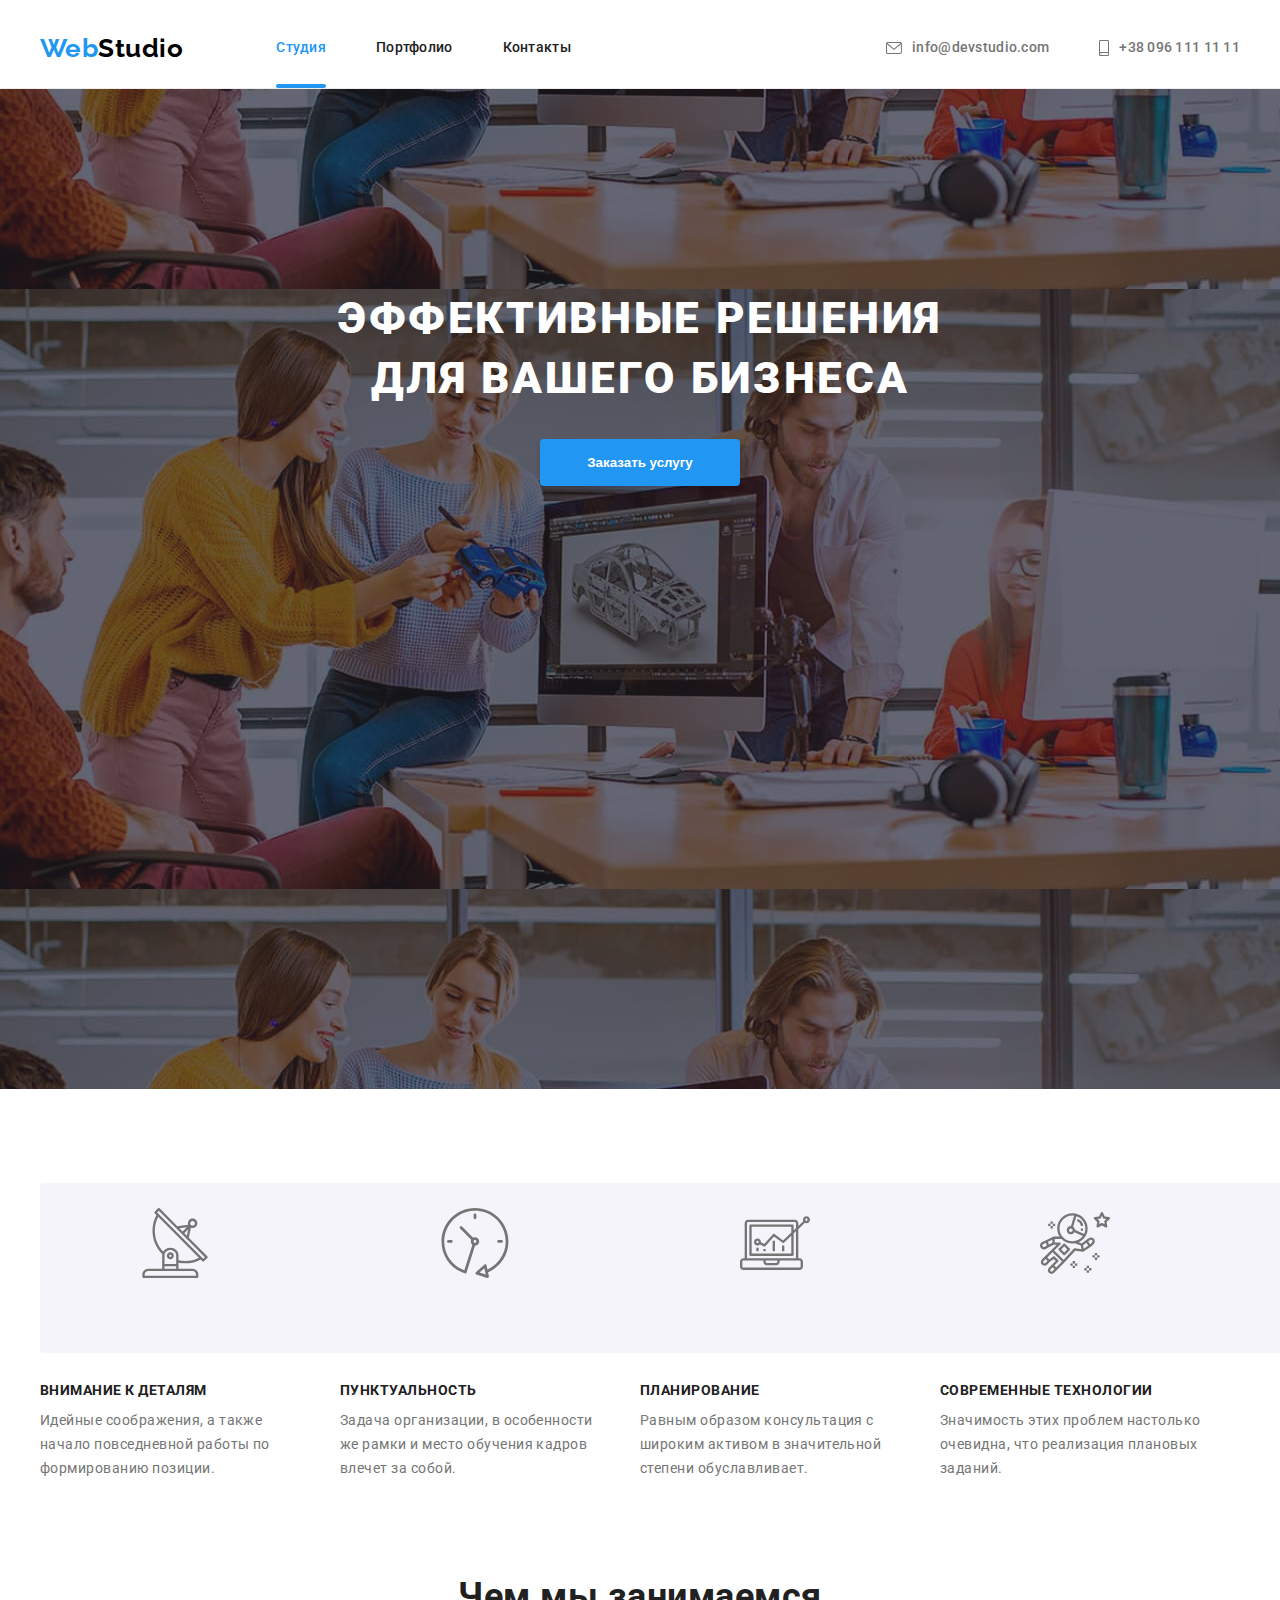
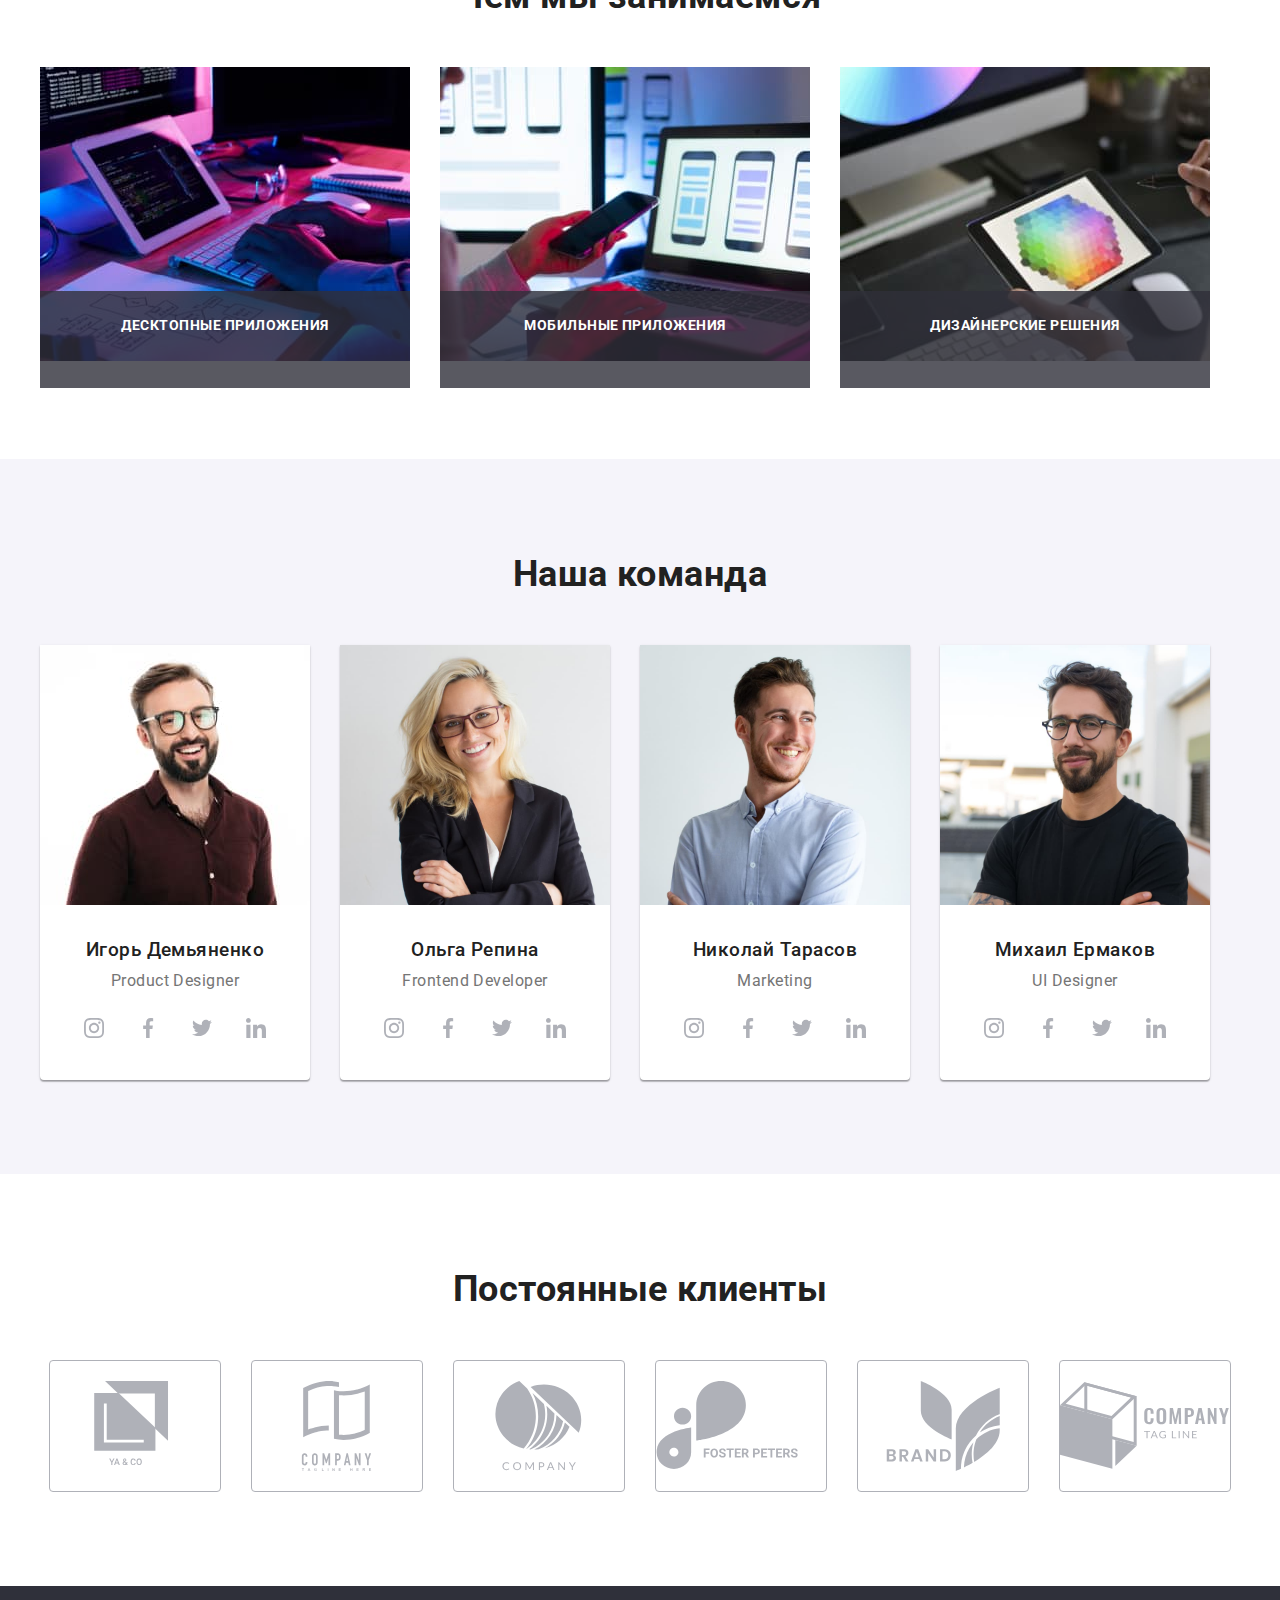
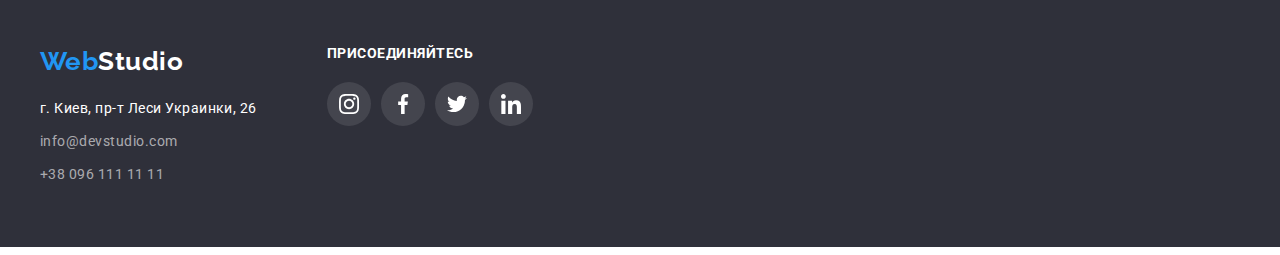
<file: index.html>
<!DOCTYPE html>
<html lang="ru">
  <head>
    <meta charset="UTF-8" />
    <meta name="viewport" content="width=device-width, initial-scale=1.0" />
    <title>GoIt first homework</title>
    <link
      rel="stylesheet"
      href="https://cdnjs.cloudflare.com/ajax/libs/modern-normalize/1.0.0/modern-normalize.css"
      integrity="sha512-Zx6MlUMKSVJoQ+83OwhdILe8cSEsCzfqThJd7J/VA2UrK6Ctj85p+xzqfyuNXE5B1k25uUdmJ2OzItbBy9GHAQ=="
      crossorigin="anonymous"
    />
    <link rel="preconnect" href="https://fonts.gstatic.com" />
    <link
      rel="stylesheet"
      href="https://fonts.googleapis.com/css2?family=Raleway:wght@100;400;700&display=swap"
    />
    <link
      rel="stylesheet"
      href="https://fonts.googleapis.com/css2?family=Roboto:wght@400;500;700;900&display=swap"
    />
    <link rel="stylesheet" href="./css/styles.css" />
  </head>

  <body>
    <!-- Шапка сайта -->
    <header class="header">
      <div class="container">
        <nav class="header-nav">
          <a href="./index.html">
            <span class="logo-text logo-header-web">Web</span
            ><span class="logo-text logo-header-studio">Studio</span>
          </a>

          <ul class="header-list">
            <li class="header-item">
              <a
                class="current-link header-text header-nav-link"
                href="./index.html"
                >Студия</a
              >
            </li>
            <li class="header-item">
              <a class="header-text header-nav-link" href="./portfolio.html"
                >Портфолио</a
              >
            </li>
            <li class="header-item">
              <a class="header-text header-nav-link" href="#">Контакты</a>
            </li>
          </ul>
        </nav>

        <ul class="header-text header-contacts">
          <li class="contacts-item">
            <a
              class="header-text header-contacts-mail"
              href="mailto:info@devstudio.com"
            >
              <svg class="contacts-icon-envelope contacts-icon">
                <use href="./icons/symbol-defs.svg#icon-envelope"></use></svg
              >info@devstudio.com</a
            >
          </li>
          <li class="contacts-item">
            <a class="header-text header-contacts-tel" href="tel:+380961111111">
              <svg class="contacts-icon-smartphone contacts-icon">
                <use href="./icons/symbol-defs.svg#icon-smartphone"></use></svg
              >+38 096 111 11 11</a
            >
          </li>
        </ul>
      </div>
    </header>
    <!-- /Шапка сайта -->

    <!-- Главниый раздел -->
    <main class="main">
      <!-- Секция "Герой" -->

      <section class="hero">
        <div class="overlay">
          <h1 class="hero-caption">Эффективные решения для вашего бизнеса</h1>
          <button class="hero-button" data-modal-open type="button">
            Заказать услугу
          </button>
        </div>
      </section>
      <!-- /Секция "Герой" -->

      <!-- Раздел "Особенности" -->
      <section class="features">
        <div class="container">
          <h2 class="visually-hiden">Почему мы?</h2>
          <ul class="features-list">
            <li class="features-item">
              <div class="features-img">
                <svg class="features-icon">
                  <use href="./icons/symbol-defs.svg#icon-antenna"></use>
                </svg>
              </div>
              <h3 class="features-caption">Внимание к деталям</h3>
              <p class="features-text">
                Идейные соображения, а также начало повседневной работы по
                формированию позиции.
              </p>
            </li>
            <li class="features-item">
              <div class="features-img">
                <svg class="features-icon">
                  <use href="./icons/symbol-defs.svg#icon-clock"></use>
                </svg>
              </div>
              <h3 class="features-caption">Пунктуальность</h3>
              <p class="features-text">
                Задача организации, в особенности же рамки и место обучения
                кадров влечет за собой.
              </p>
            </li>
            <li class="features-item">
              <div class="features-img">
                <svg class="features-icon">
                  <use href="./icons/symbol-defs.svg#icon-diagram"></use>
                </svg>
              </div>
              <h3 class="features-caption">Планирование</h3>
              <p class="features-text">
                Равным образом консультация с широким активом в значительной
                степени обуславливает.
              </p>
            </li>
            <li class="features-item">
              <div class="features-img">
                <svg class="features-icon">
                  <use href="./icons/symbol-defs.svg#icon-astronaut"></use>
                </svg>
              </div>
              <h3 class="features-caption">Современные технологии</h3>
              <p class="features-text">
                Значимость этих проблем настолько очевидна, что реализация
                плановых заданий.
              </p>
            </li>
          </ul>
        </div>
      </section>
      <!-- /Раздел "Особенности" -->

      <!-- Раздел "Чем мы занимаемся" -->
      <section class="occupation">
        <div class="container">
          <h2 class="occupation-caption">Чем мы занимаемся</h2>
          <ul class="occupation-list">
            <li class="occupation-item">
              <img
                class="occupation-img"
                src="./images/png1.jpg"
                alt="крупный план, программист работает за столом в офисе"
                width="370"
              />
              <p class="occupation-text">Десктопные приложения</p>
            </li>
            <li class="occupation-item">
              <img
                class="occupation-img"
                src="./images/png2.jpg"
                alt="веб-дизайнеры пользовательского интерфейса разрабатывают приложения для смартфонов"
                width="370"
              />
              <p class="occupation-text">Мобильные приложения</p>
            </li>
            <li class="occupation-item">
              <img
                class="occupation-img"
                src="./images/png3.jpg"
                alt="художник, веб-дизайнер с открытым приложением на планшете для выбора цветов"
                width="370"
              />
              <p class="occupation-text">Дизайнерские решения</p>
            </li>
          </ul>
        </div>
      </section>
      <!-- /Раздел "Чем мы занимаемся" -->

      <!-- Раздел "Наша команда" -->
      <section class="team">
        <div class="container">
          <h2 class="team-caption">Наша команда</h2>
          <ul class="team-list">
            <li class="team-item">
              <img
                class="item-img"
                src="./images/img1.jpg"
                alt="Игорь Демьяненко"
                width="270"
              />
              <h3 class="item-caption">Игорь Демьяненко</h3>
              <p class="item-text">Product Designer</p>
              <ul class="team-social-list">
                <li class="team-social-item">
                  <a class="team-social-link" href="#"
                    ><svg class="social-icon">
                      <use
                        href="./icons/symbol-defs.svg#icon-instagram"
                      ></use></svg
                  ></a>
                </li>
                <li class="team-social-item">
                  <a class="team-social-link" href="#"
                    ><svg class="social-icon">
                      <use
                        href="./icons/symbol-defs.svg#icon-facebook"
                      ></use></svg
                  ></a>
                </li>
                <li class="team-social-item">
                  <a class="team-social-link" href="#"
                    ><svg class="social-icon">
                      <use
                        href="./icons/symbol-defs.svg#icon-twitter"
                      ></use></svg
                  ></a>
                </li>
                <li class="team-social-item">
                  <a class="team-social-link" href="#"
                    ><svg class="social-icon">
                      <use
                        href="./icons/symbol-defs.svg#icon-linkedin"
                      ></use></svg
                  ></a>
                </li>
              </ul>
            </li>

            <li class="team-item">
              <img
                class="item-img"
                src="./images/img2.jpg"
                alt="Ольга Репина"
                width="270"
              />
              <h3 class="item-caption">Ольга Репина</h3>
              <p class="item-text">Frontend Developer</p>
              <ul class="team-social-list">
                <li class="team-social-item">
                  <a class="team-social-link" href="#"
                    ><svg class="social-icon">
                      <use
                        href="./icons/symbol-defs.svg#icon-instagram"
                      ></use></svg
                  ></a>
                </li>
                <li class="team-social-item">
                  <a class="team-social-link" href="#"
                    ><svg class="social-icon">
                      <use
                        href="./icons/symbol-defs.svg#icon-facebook"
                      ></use></svg
                  ></a>
                </li>
                <li class="team-social-item">
                  <a class="team-social-link" href="#"
                    ><svg class="social-icon">
                      <use
                        href="./icons/symbol-defs.svg#icon-twitter"
                      ></use></svg
                  ></a>
                </li>
                <li class="team-social-item">
                  <a class="team-social-link" href="#"
                    ><svg class="social-icon">
                      <use
                        href="./icons/symbol-defs.svg#icon-linkedin"
                      ></use></svg
                  ></a>
                </li>
              </ul>
            </li>
            <li class="team-item">
              <img
                class="item-img"
                src="./images/img3.jpg"
                alt="Николай Тарасов"
                width="270"
              />
              <h3 class="item-caption">Николай Тарасов</h3>
              <p class="item-text">Marketing</p>
              <ul class="team-social-list">
                <li class="team-social-item">
                  <a class="team-social-link" href="#"
                    ><svg class="social-icon">
                      <use
                        href="./icons/symbol-defs.svg#icon-instagram"
                      ></use></svg
                  ></a>
                </li>
                <li class="team-social-item">
                  <a class="team-social-link" href="#"
                    ><svg class="social-icon">
                      <use
                        href="./icons/symbol-defs.svg#icon-facebook"
                      ></use></svg
                  ></a>
                </li>
                <li class="team-social-item">
                  <a class="team-social-link" href="#"
                    ><svg class="social-icon">
                      <use
                        href="./icons/symbol-defs.svg#icon-twitter"
                      ></use></svg
                  ></a>
                </li>
                <li class="team-social-item">
                  <a class="team-social-link" href="#"
                    ><svg class="social-icon">
                      <use
                        href="./icons/symbol-defs.svg#icon-linkedin"
                      ></use></svg
                  ></a>
                </li>
              </ul>
            </li>
            <li class="team-item">
              <img
                class="item-img"
                src="./images/img4.jpg"
                alt="Михаил Ермаков"
                width="270"
              />
              <h3 class="item-caption">Михаил Ермаков</h3>
              <p class="item-text">UI Designer</p>
              <ul class="team-social-list">
                <li class="team-social-item">
                  <a class="team-social-link" href="#"
                    ><svg class="social-icon">
                      <use
                        href="./icons/symbol-defs.svg#icon-instagram"
                      ></use></svg
                  ></a>
                </li>
                <li class="team-social-item">
                  <a class="team-social-link" href="#"
                    ><svg class="social-icon">
                      <use
                        href="./icons/symbol-defs.svg#icon-facebook"
                      ></use></svg
                  ></a>
                </li>
                <li class="team-social-item">
                  <a class="team-social-link" href="#"
                    ><svg class="social-icon">
                      <use
                        href="./icons/symbol-defs.svg#icon-twitter"
                      ></use></svg
                  ></a>
                </li>
                <li class="team-social-item">
                  <a class="team-social-link" href="#"
                    ><svg class="social-icon">
                      <use
                        href="./icons/symbol-defs.svg#icon-linkedin"
                      ></use></svg
                  ></a>
                </li>
              </ul>
            </li>
          </ul>
        </div>
      </section>
      <!-- /Раздел "Наша команда" -->

      <!-- Раздел "Постоянные клиенты" -->
      <section class="customers">
        <div class="container">
          <h2 class="customers-caption">Постоянные клиенты</h2>
          <ul class="customers-list">
            <li class="customers-item">
              <a class="customers-link" href="#"
                ><svg class="customers-icon">
                  <use href="./icons/symbol-defs.svg#icon-yaco"></use></svg
              ></a>
            </li>
            <li class="customers-item">
              <a class="customers-link" href="#"
                ><svg class="customers-icon">
                  <use href="./icons/symbol-defs.svg#icon-tagline"></use></svg
              ></a>
            </li>
            <li class="customers-item">
              <a class="customers-link" href="#"
                ><svg class="customers-icon">
                  <use href="./icons/symbol-defs.svg#icon-company"></use></svg
              ></a>
            </li>
            <li class="customers-item">
              <a class="customers-link" href="#"
                ><svg class="customers-icon">
                  <use href="./icons/symbol-defs.svg#icon-foster"></use></svg
              ></a>
            </li>
            <li class="customers-item">
              <a class="customers-link" href="#"
                ><svg class="customers-icon">
                  <use href="./icons/symbol-defs.svg#icon-brand"></use></svg
              ></a>
            </li>
            <li class="customers-item">
              <a class="customers-link" href="#"
                ><svg class="customers-icon">
                  <use href="./icons/symbol-defs.svg#icon-tag"></use></svg
              ></a>
            </li>
          </ul>
        </div>
      </section>
      <!-- /Раздел "Постоянные клиенты" -->
    </main>
    <!-- /Главниый раздел -->

    <!-- Подвал этой страницы -->
    <footer class="footer">
      <div class="container">
        <div class="footer-align">
          <div class="logo-address">
            <a class="logo" href="./index.html">
              <span class="logo-text logo-footer-web">Web</span
              ><span class="logo-text logo-footer-studio">Studio</span>
            </a>
            <address class="footer-address">
              <ul class="footer-list">
                <li class="footer-item">
                  <p class="footer-text footer-address-item">
                    г. Киев, пр-т Леси Украинки, 26
                  </p>
                </li>
                <li class="footer-item">
                  <a
                    class="footer-text footer-contacts-mail"
                    href="mailto:info@devstudio.com"
                  >
                    info@devstudio.com
                  </a>
                </li>
                <li class="footer-item">
                  <a
                    class="footer-text footer-contacts-tel"
                    href="tel:+380961111111"
                  >
                    +38 096 111 11 11
                  </a>
                </li>
              </ul>
            </address>
          </div>
          <div class="social">
            <p class="social-caption">присоединяйтесь</p>
            <ul class="social-list">
              <li class="social-item">
                <a class="social-link" href="#"
                  ><svg class="social-icon">
                    <use
                      href="./icons/symbol-defs.svg#icon-instagram"
                    ></use></svg
                ></a>
              </li>
              <li class="social-item">
                <a class="social-link" href="#"
                  ><svg class="social-icon">
                    <use
                      href="./icons/symbol-defs.svg#icon-facebook"
                    ></use></svg
                ></a>
              </li>
              <li class="social-item">
                <a class="social-link" href="#"
                  ><svg class="social-icon">
                    <use href="./icons/symbol-defs.svg#icon-twitter"></use></svg
                ></a>
              </li>
              <li class="social-item">
                <a class="social-link" href="#"
                  ><svg class="social-icon">
                    <use
                      href="./icons/symbol-defs.svg#icon-linkedin"
                    ></use></svg
                ></a>
              </li>
            </ul>
          </div>
        </div>
      </div>
    </footer>
    <!-- /Подвал этой страницы -->

    <!-- Модальное окно -->
    <div class="backdrop is-hidden" data-modal>
      <div class="modal">
        <button class="modal-close-button" data-modal-close>
          <svg class="modal-icon-close">
            <use href="./icons/symbol-defs.svg#icon-close"></use>
          </svg>
        </button>
      </div>
    </div>
    <!-- /Модальное окно -->
    <script src="./js/modal.js"></script>
  </body>
</html>
</file>
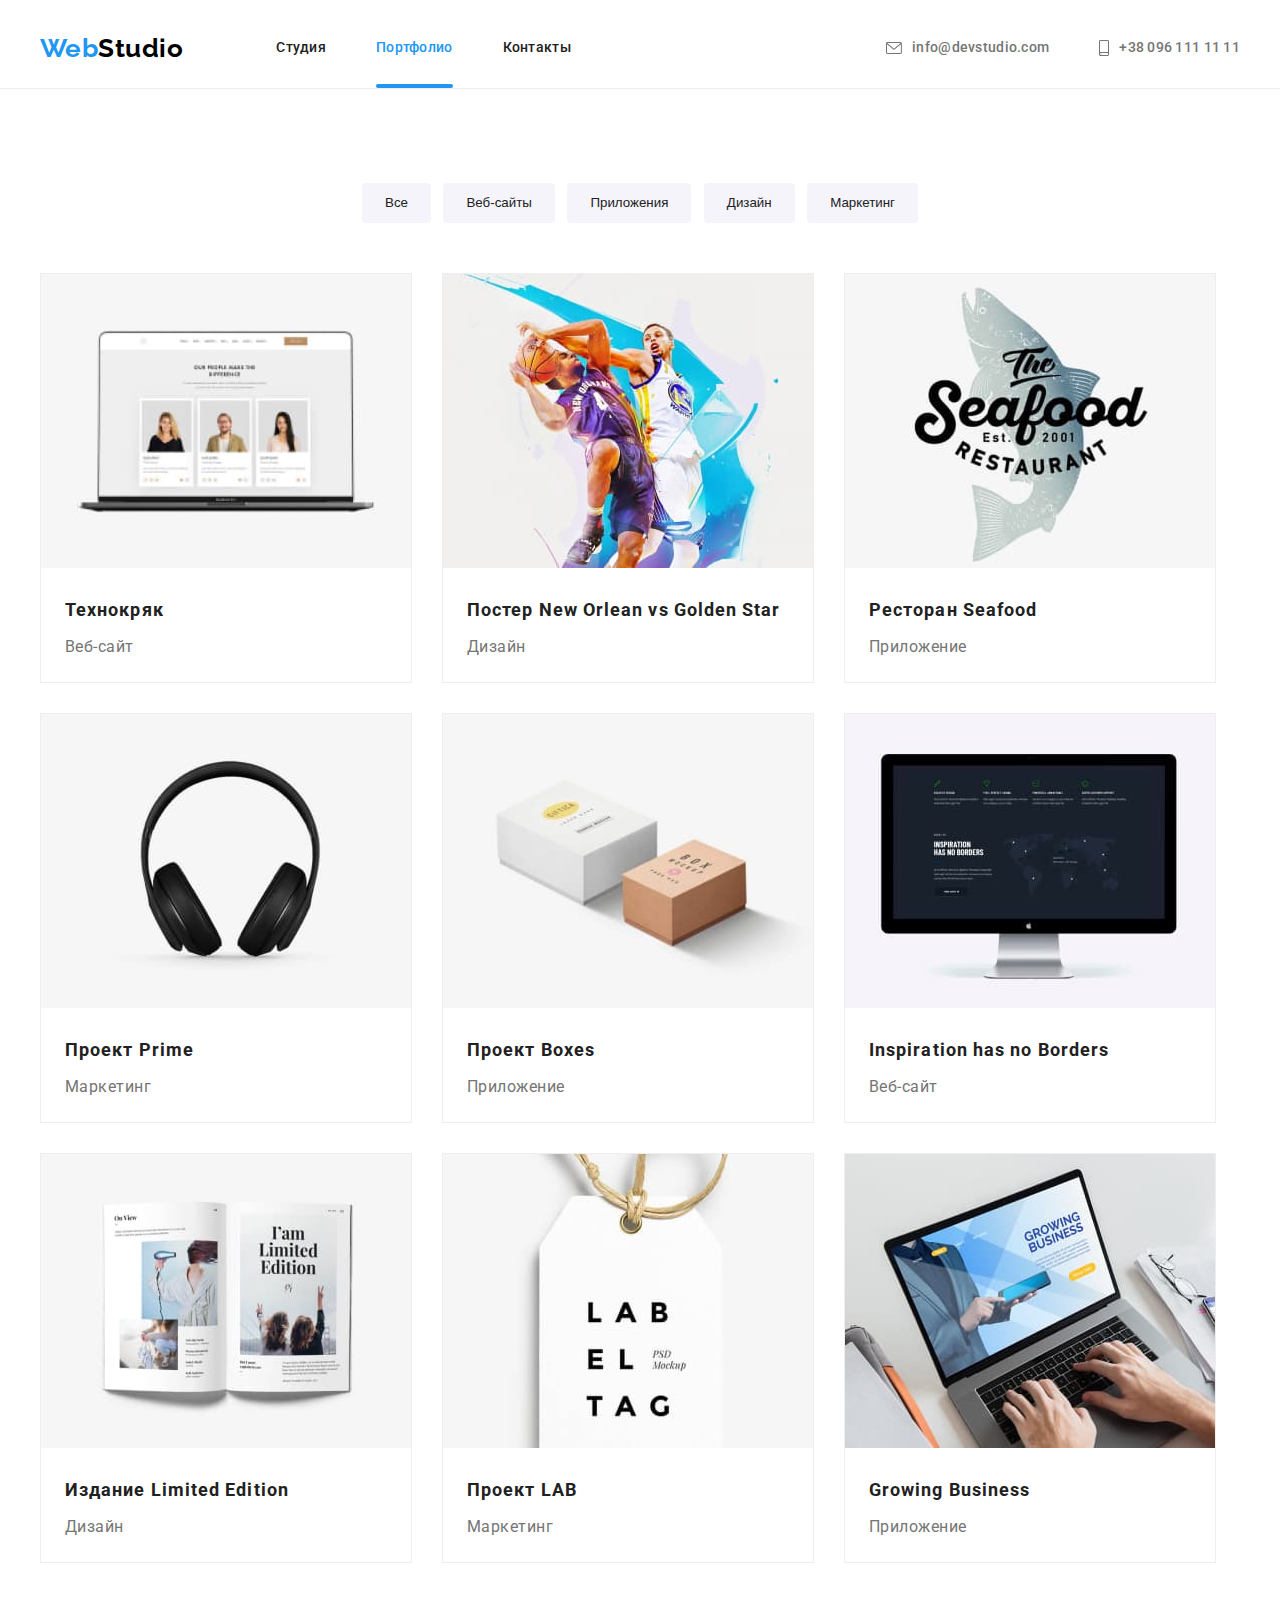
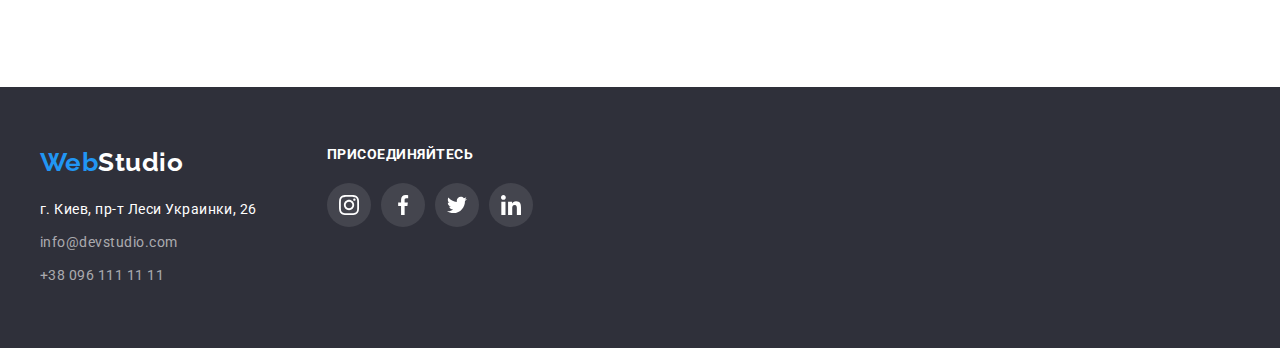
<file: portfolio.html>
<!DOCTYPE html>
<html lang="ru">
  <head>
    <meta charset="UTF-8" />
    <meta name="viewport" content="width=device-width, initial-scale=1.0" />
    <title>GoIt first homework</title>
    <link
      rel="stylesheet"
      href="https://cdnjs.cloudflare.com/ajax/libs/modern-normalize/1.0.0/modern-normalize.css"
      integrity="sha512-Zx6MlUMKSVJoQ+83OwhdILe8cSEsCzfqThJd7J/VA2UrK6Ctj85p+xzqfyuNXE5B1k25uUdmJ2OzItbBy9GHAQ=="
      crossorigin="anonymous"
    />
    <link rel="preconnect" href="https://fonts.gstatic.com" />
    <link
      href="https://fonts.googleapis.com/css2?family=Raleway:wght@400;700&family=Roboto:wght@400;500;700;900&display=swap"
      rel="stylesheet"
    />
    <link rel="stylesheet" href="./css/styles.css" />
  </head>

  <body>
    
      <!-- Шапка сайта -->
      <header class="header">
        <div class="container">
          <nav class="header-nav">
            <a href="./index.html">
              <span class="logo-text logo-header-web">Web</span
              ><span class="logo-text logo-header-studio">Studio</span>
            </a>

            <ul class="header-list">
              <li class="header-item">
                <a class="header-text header-nav-link" href="./index.html"
                  >Студия</a
                >
              </li>
              <li class="header-item">
                <a class="current-link header-text header-nav-link" href="./portfolio.html"
                  >Портфолио</a
                >
              </li>
              <li class="header-item">
                <a class="header-text header-nav-link" href="#">Контакты</a>
              </li>
            </ul>
          </nav>

          <ul class="header-text header-contacts">
            <li class="contacts-item">
              <a
                class="header-text header-contacts-mail"
                href="mailto:info@devstudio.com">
              <svg class="contacts-icon-envelope contacts-icon">
                <use href="./icons/symbol-defs.svg#icon-envelope"></use>
                </svg>info@devstudio.com</a>
            </li>
            <li class="contacts-item">
               <a class="header-text header-contacts-tel" href="tel:+380961111111"
                > <svg class="contacts-icon-smartphone contacts-icon">
                <use href="./icons/symbol-defs.svg#icon-smartphone"></use>
                </svg>+38 096 111 11 11</a>
            </li>
          </ul>
        </div>
      </header>
      <!-- /Шапка сайта -->

      <!-- Главниый раздел -->
      <main class="portfolio">
        <section class="main-portfolio">
          <div class="container">
          <h1 class="visually-hiden">Наше портфлио</h1>
          <!-- Кнопки "Фильтры" -->
          <h2 class="visually-hiden">Фильтр проектов</h2>
          <ul class="filter-list">
            <li class="filter-item">
              <button class="filter-button" type="button">Все</button>
            </li>
            <li class="filter-item">
              <button class="filter-button" type="button">Веб-сайты</button>
            </li>
            <li class="filter-item">
              <button class="filter-button" type="button">Приложения</button>
            </li>
            <li class="filter-item">
              <button class="filter-button" type="button">Дизайн</button>
            </li>
            <li class="filter-item">
              <button class="filter-button" type="button">Маркетинг</button>
            </li>
          </ul>
          </div>
          <!-- /Кнопки "Фильтры" -->

          <!-- Карточки "Проекты"-->
          <div class="container">
          <h2 class="visually-hiden">Наши проекты</h2>
          <ul class="projects-list">
            <li class="projects-item"  tabindex="0">
              <div class="projects-img">
                <img
                  class="projects-photo"
                  src="./images/imgportfolio1.jpg"
                  alt=""
                />
                <div class="projects-overlay">
                  <p class="projects-overlay-text">Технокряк это современная площадка распространения коронавируса. Компании используют эту платформу для цифрового шпионажа и атак на защищённые сервера конкурентов.</p>
                </div>
              </div>
              <div class="projects-block">
                <h2 class="projects-caption">Технокряк</h2>
                <p class="projects-text">Веб-сайт</p>
              </div>
            </li>
            <li class="projects-item"  tabindex="0">
              <div class="projects-img"><img
                class="projects-photo"
                src="./images/imgportfolio2.jpg"
                alt=""
              />
              <div class="projects-overlay">
                  <p class="projects-overlay-text">New Orlean vs Golden Star это современная площадка распространения коронавируса. Компании используют эту платформу для цифрового шпионажа и атак на защищённые сервера конкурентов.</p>
              </div>
              </div>
              <div class="projects-block">
                <h2 class="projects-caption">Постер New Orlean vs Golden Star</h2>
                <p class="projects-text">Дизайн</p>
            </div>
            </li>
            <li class="projects-item"  tabindex="0">
              <div class="projects-img"><img
                class="projects-photo"
                src="./images/imgportfolio3.jpg"
                alt=""
              />
              <div class="projects-overlay">
                <p class="projects-overlay-text">Seafood это современная площадка распространения коронавируса. Компании используют эту платформу для цифрового шпионажа и атак на защищённые сервера конкурентов.</p></div>
              </div>
              <div class="projects-block">
                <h2 class="projects-caption">Ресторан Seafood</h2>
                <p class="projects-text">Приложение</p>
            </div>
            </li>
            <li class="projects-item"  tabindex="0">
              <div class="projects-img"><img
                class="projects-photo"
                src="./images/imgportfolio4.jpg"
                alt=""
              />
              <div class="projects-overlay">
                <p class="projects-overlay-text">Prime это современная площадка распространения коронавируса. Компании используют эту платформу для цифрового шпионажа и атак на защищённые сервера конкурентов.</p></div>
              </div>
              <div class="projects-block">
                <h2 class="projects-caption">Проект Prime</h2>
                <p class="projects-text">Маркетинг</p>
            </div>
            </li>
            <li class="projects-item"  tabindex="0">
              <div class="projects-img"><img
                class="projects-photo"
                src="./images/imgportfolio5.jpg"
                alt=""
              />
              <div class="projects-overlay">
                <p class="projects-overlay-text">Boxes это современная площадка распространения коронавируса. Компании используют эту платформу для цифрового шпионажа и атак на защищённые сервера конкурентов.</p></div>
              </div>
              <div class="projects-block">
                <h2 class="projects-caption">Проект Boxes</h2>
                <p class="projects-text">Приложение</p>
            </div>
            </li>
            <li class="projects-item"  tabindex="0">
              <div class="projects-img"><img
                class="projects-photo"
                src="./images/imgportfolio6.jpg"
                alt=""
              />
              <div class="projects-overlay">
                <p class="projects-overlay-text">Inspiration has no Borders это современная площадка распространения коронавируса. Компании используют эту платформу для цифрового шпионажа и атак на защищённые сервера конкурентов.</p></div>
              </div>
              <div class="projects-block">
                <h2 class="projects-caption">Inspiration has no Borders</h2>
               <p class="projects-text">Веб-сайт</p>
            </div>
            </li>
            <li class="projects-item"  tabindex="0">
              <div class="projects-img"><img
                class="project-photo"
                src="./images/imgportfolio7.jpg"
                alt=""
              />
              <div class="projects-overlay">
                <p class="projects-overlay-text">Limited Edition это современная площадка распространения коронавируса. Компании используют эту платформу для цифрового шпионажа и атак на защищённые сервера конкурентов.</p></div>
              </div>
              <div class="projects-block">
                <h2 class="projects-caption">Издание Limited Edition</h2>
               <p class="projects-text">Дизайн</p>
            </div>
            </li>
            <li class="projects-item"  tabindex="0">
              <div class="projects-img"><img
                class="projects-photo"
                src="./images/imgportfolio8.jpg"
                alt=""
              />
              <div class="projects-overlay">
                <p class="projects-overlay-text">LAB это современная площадка распространения коронавируса. Компании используют эту платформу для цифрового шпионажа и атак на защищённые сервера конкурентов.</p></div>
              </div>
              <div class="projects-block">
               <h2 class="projects-caption">Проект LAB</h2>
               <p class="projects-text">Маркетинг</p>
            </div>
            </li>
            <li class="projects-item"  tabindex="0">
              <div class="projects-img"><img
                class="projects-photo"
                src="./images/imgportfolio9.jpg"
                alt=""
              />
              <div class="projects-overlay">
                <p class="projects-overlay-text">Growing Business это современная площадка распространения коронавируса. Компании используют эту платформу для цифрового шпионажа и атак на защищённые сервера конкурентов.</p></div>
              </div>
              <div class="projects-block">
               <h2 class="projects-caption">Growing Business</h2>
               <p class="projects-text">Приложение</p>
            </div>
            </li>
          </ul>
          </div>
        </section>
        <!-- /Каточки "Проекты"-->
      </main>
      <!-- /Главниый раздел -->

      <!-- Подвал этой страницы -->
    <footer class="footer">
      <div class="container">
        <div class="footer-align">
          <div class="logo-address">
            <a class="logo" href="./index.html">
              <span class="logo-text logo-footer-web">Web</span
              ><span class="logo-text logo-footer-studio">Studio</span>
            </a>
            <address class="footer-address">
              <ul class="footer-list">
                <li class="footer-item">
                  <p class="footer-text footer-address-item">
                    г. Киев, пр-т Леси Украинки, 26
                  </p>
                </li>
                <li class="footer-item">
                  <a
                    class="footer-text footer-contacts-mail"
                    href="mailto:info@devstudio.com"
                  >
                    info@devstudio.com
                  </a>
                </li>
                <li class="footer-item">
                  <a
                    class="footer-text footer-contacts-tel"
                    href="tel:+380961111111"
                  >
                    +38 096 111 11 11
                  </a>
                </li>
              </ul>
            </address>
          </div>
          <div class="social">
            <p class="social-caption">присоединяйтесь</p>
            <ul class="social-list">
              <li class="social-item">
                <a class="social-link" href="#"
                  ><svg class="social-icon">
                    <use
                      href="./icons/symbol-defs.svg#icon-instagram"
                    ></use></svg
                ></a>
              </li>
              <li class="social-item">
                <a class="social-link" href="#"
                  ><svg class="social-icon">
                    <use
                      href="./icons/symbol-defs.svg#icon-facebook"
                    ></use></svg
                ></a>
              </li>
              <li class="social-item">
                <a class="social-link" href="#"
                  ><svg class="social-icon">
                    <use href="./icons/symbol-defs.svg#icon-twitter"></use></svg
                ></a>
              </li>
              <li class="social-item">
                <a class="social-link" href="#"
                  ><svg class="social-icon">
                    <use
                      href="./icons/symbol-defs.svg#icon-linkedin"
                    ></use></svg
                ></a>
              </li>
            </ul>
          </div>
        </div>
      </div>
    </footer>
    <!-- /Подвал этой страницы -->
    </div>
  </body>
</html>
</file>
<file: css/styles.css>
/* Оглашение переменных */
:root {
  --main-text-color: #757575;
  --text-caption-color: #212121;
  --color-white: #fff;
  --accent-color: #2196f3;

  --animation-duration: 250ms;
  --animation-type: cubic-bezier(0.4, 0, 0.2, 1);
}

/* Применение наследуемых стилей */
body {
  font-family: "Roboto", sans-serif;
  color: var(--main-text-color);
  font-style: normal;
  font-size: 16px;
  font-weight: 700;
  letter-spacing: 0.03em;
  max-width: 1600px;
  margin-left: auto;
  margin-right: auto;
}

/* Убираются внешние и внутриние отступы для секции */
section {
  margin: 0;
  padding: 0;
}

/* Убираются внешние и внутриние отступы для заголовков */
h1,
h2,
h3,
p,
ul {
  margin: 0;
  padding: 0;
}

/* Убирается подчеркивание ссылок */
a {
  text-decoration: none;
}

/* Убираются точки для маркированного списка */
li {
  list-style: none;
}

button {
  outline: none;
}

/* Добавлется стиль для контейнера */
.container {
  max-width: 1200px;
  padding-left: 15px;
  padding-right: 15px;
  margin-left: auto;
  margin-right: auto;
}

/* Общие стили для Logo */
.logo-text {
  font-family: "Raleway", sans-serif;
  font-size: 26px;
  line-height: 1.19em;
}

/* Цвет частички Web на Logo */
.logo-header-web,
.logo-footer-web {
  color: var(--accent-color);
}

/* Цвет частички Studio на Logo */
.logo-header-studio {
  margin-right: 93px;
  color: #000;
}

/* Стиль нижней границы для хедера */
.header {
  border-bottom: 1px solid #ececec;
}

/* Задается свойство Flex контейнеру */
.header > .container {
  display: flex;
  align-items: center;
}

/* Задается свойство Flex элементам шапки сайта */
.header-nav,
.header-list,
.header-contacts {
  display: flex;
  align-items: center;
}

/* Задаются отступы ссылкам навигации всем эелементам кроме последнего */
.header-list > .header-item:not(:last-child) {
  margin-right: 50px;
}

/* Общие стили для отображения текста ссылок в шапке */
.header-text {
  font-weight: 500;
  font-size: 14px;
  line-height: 1.14em;
  letter-spacing: 0.02em;
}

/* Цвет текста ссылок в шапке */
.header-nav-link {
  display: block;
  position: relative;
  padding-top: 32px;
  padding-bottom: 32px;
  color: var(--text-caption-color);
  transition-property: color;
  transition-duration: var(--animation-duration);
  transition-timing-function: var(--animation-type);
}

/* Стили полосы под ссылками на страницы в шапке */
.header-nav-link::after {
  content: "";
  position: absolute;
  bottom: 0;
  left: 0;
  display: block;
  width: 100%;
  height: 4px;
  border-radius: 2px;
  background-color: var(--accent-color);
  opacity: 0;
  transition-property: opacity;
  transition-duration: var(--animation-duration);
  transition-timing-function: var(--animation-type);
}

/* Стили полосы под ссылками на страницы в шапке при наведении */
.current-link.header-nav-link::after,
.header-nav-link:hover::after {
  opacity: 1;
}

/* Стили оттображения текущего элемента */
.current-link {
  color: var(--accent-color);
}

/* Цвет текста ссылок в шапке при наведении */
.header-nav-link:hover,
.header-nav-link:focus {
  color: var(--accent-color);
}

/* Цвет текста контактов в шапке */
.header-contacts-mail,
.header-contacts-tel {
  color: var(--main-text-color);
  transition-property: color;
  transition-duration: var(--animation-duration);
  transition-timing-function: var(--animation-type);
}

/* Цвет текста и иконок контактов в шапке при наведении */
.header-contacts-mail:hover,
.header-contacts-mail:focus,
.header-contacts-tel:hover,
.header-contacts-tel:focus,
.contacts-icon:hover,
.contacts-icon:focus {
  color: var(--accent-color);
}

/* Автоматический отступ слева для эелементов "Контакты" */
.header-contacts {
  margin-left: auto;
}

/* Задается свойство Flex элементам "e-mail" и телефон */
.header-contacts-mail,
.header-contacts-tel {
  display: flex;
  align-items: center;
}

/* Отступ справа для элемента "e-mail" */
.header-contacts-mail {
  margin-right: 50px;
}

/* Задаются отступы и цвет иконок элементов "e-mail" и телефон */
.contacts-icon {
  margin-right: 10px;
  fill: currentColor;
}

/* Задаются размеры иконки элемента "e-mail" */
.contacts-icon-envelope {
  width: 16px;
  height: 12px;
}

/* Задаются размеры иконки элемента телефон */
.contacts-icon-smartphone {
  width: 10px;
  height: 16px;
}

/* Стили главного раздела страницы "Студия" */
/* Фоновый цвет секции "Герой" */
.hero {
  padding: 0;
  text-align: center;
  background: #c4c4c4;
}

/* Фон секции "Герой" */
.hero .overlay {
  background: linear-gradient(to bottom, #2f303a66, #2f303a66),
    url(../images/heroImg.jpg);
  max-width: 1600px;
  height: 600px;
  padding-top: 200px;
  padding-bottom: 200px;
  margin: 0 auto;
  background-position: center;
}

/* Cтили для главного заголовка */
.hero-caption {
  font-weight: 900;
  font-size: 44px;
  line-height: 1.36em;
  text-align: center;
  letter-spacing: 0.06em;
  text-transform: uppercase;
  max-width: 696px;
  margin-left: auto;
  margin-right: auto;
  margin-top: 0;
  margin-bottom: 30px;
  color: var(--color-white);
}

/* Стили кнопки секции "Герой" */
.hero-button {
  font-weight: 700;
  line-height: 1.875em;
  text-align: center;
  color: var(--color-white);
  background-color: var(--accent-color);
  cursor: pointer;
  min-width: 200px;
  max-height: 50px;
  border: 1px solid transparent;
  box-shadow: 0px 4px 4px rgba(0, 0, 0, 0.15);
  border-radius: 4px;
  padding: 10px 32px;
}

/* Стили для "невидимых" заголовков */
.visually-hiden {
  position: absolute;
  clip: rect(0 0 0 0);
  width: 1px;
  height: 1px;
  margin: -1px;
}

/* Внутрение отступы секции "Особенности" */
.features {
  padding-top: 94px;
  padding-bottom: 94px;
}

/* Задается свойство Flex элементам раздела "Особенности" */
.features-list {
  display: flex;
}

/* Превращает элементы списка раздела "Особенности" в строчно-блочные */
.features-item {
  display: inline-block;
  max-width: 270px;
  padding: 0;
}

/* Задаются отступы элементам списка раздела "Особенности" кроме последнего */
.features-list > .features-item:not(:last-child) {
  margin-right: 30px;
}

/* Задаются фоновые изображения элементам списка раздела "Особенности" */
.features-img {
  width: 270px;
  height: 120px;
  background-color: #f5f4fa;
  padding: 25px 100px;
  margin-bottom: 30px;
  border-radius: 4px;
}

/* Задаются икнонки фоновым изображениям элементов списка раздела "Особенности" */
.features-icon {
  width: 70px;
  height: 70px;
  margin: auto;
  fill: currentColor;
}

/* Стили заголовков раздела "Особенности" */
.features-caption {
  font-size: 14px;
  line-height: 1.14em;
  text-transform: uppercase;
  color: var(--text-caption-color);
  margin-bottom: 10px;
}

/* Стили текста раздела "Особенности" */
.features-text {
  font-weight: 400;
  font-size: 14px;
  line-height: 1.71em;
  max-width: 270px;
}

/* Верхний внутрений отступ раздела "Чем мы занимаемся" */
.occupation {
  padding-bottom: 94px;
}

/* Задается свойство Flex элементам раздела "Чем мы занимаемся" */
.occupation-list {
  display: flex;
}

/* Стили заголовка раздела "Чем мы занимаемся" */
.occupation-caption {
  font-size: 36px;
  line-height: 1.17em;
  text-align: center;
  color: var(--text-caption-color);
  margin-bottom: 50px;
}

/* Превращает элементы списка раздела "Чем мы занимаемся" в строчно-блочные */
.occupation-item {
  display: inline-block;
  position: relative;
  max-width: 370px;
}

/* Задаются отступы элементам списка раздела "Чем мы занимаемся" кроме последнего */
.occupation-list > .occupation-item:not(:last-child) {
  margin-right: 30px;
}

/* Задаются стили текста раздела "Чем мы занимаемся" */
.occupation-text {
  position: absolute;
  font-size: 14px;
  line-height: 1.14em;
  text-align: center;
  text-transform: uppercase;
  width: 370px;
  height: 70px;
  padding-top: 27px;
  top: 224px;
  background: rgba(47, 48, 58, 0.8);
  color: var(--color-white);
}
/* Задаются внутрение отступы и цвет фона карточек раздела "Наша команда" */
.team {
  background-color: #f5f4fa;
  padding-top: 94px;
  padding-bottom: 94px;
}

/* Задается свойство Flex элементам раздела "Наша команда" */
.team-list {
  display: flex;
}

/* Стили заголовков раздела "Наша команда" */
.team-caption {
  font-size: 36px;
  line-height: 1.17em;
  text-align: center;
  color: var(--text-caption-color);
  margin-bottom: 50px;
}

/* Задается внутрений отступ, нижнее скругление и цвет фона карточек "Наша команда" */
.team-item {
  background-color: var(--color-white);
  padding-bottom: 30px;
  border-radius: 0px 0px 4px 4px;
  box-shadow: 0px 1px 3px rgba(0, 0, 0, 0.12), 0px 1px 1px rgba(0, 0, 0, 0.14),
    0px 2px 1px rgba(0, 0, 0, 0.2);
}

/* Задаются отступы элементам списка раздела "Наша команда" кроме последнего */
.team-list > .team-item:not(:last-child) {
  margin-right: 30px;
}

/* Нижний внешний отступ для изображения раздела "Наша команда"  */
.item-img {
  margin-bottom: 30px;
}

/* Стили заголовков карточек раздела "Наша команда" */
.item-caption {
  font-weight: 500;
  line-height: 1.19em;
  text-align: center;
  color: var(--text-caption-color);
  margin-bottom: 10px;
}

/* Стили текста карточек раздела "Наша команда" */
.item-text {
  font-weight: 400;
  line-height: 1.19em;
  text-align: center;
}

/* Задается свойство Flex элементам списка социальных сетей команды */
.team-social-list {
  display: flex;
  justify-content: center;
  padding-top: 16px;
}

/* Задаются отступы элементам списка социальных сетей команды кроме последнего */
.team-social-list > .team-social-item:not(:last-child) {
  margin-right: 10px;
}

/* Придается вид элементам списка социальных сетей команды */
.team-social-link {
  display: inline-flex;
  justify-content: center;
  align-items: center;
  background-color: rgba(255, 255, 255, 0.1);
  width: 44px;
  height: 44px;
  border-radius: 50%;
  color: #afb1b8;
  transition-property: background-color color;
  transition-duration: var(--animation-duration);
  transition-timing-function: var(--animation-type);
}

/* Цвет иконок социальных сетей команды при наведении */
.team-social-link:hover,
.team-social-link:focus {
  background-color: var(--accent-color);
  color: #fff;
}

/* Внутрение отступы раздела "Партнеры" */
.customers {
  padding-top: 94px;
  padding-bottom: 94px;
}

/* Текст раздела "Партнеры" */
.customers-caption {
  font-size: 36px;
  line-height: 1.17em;
  text-align: center;
  color: var(--text-caption-color);
  margin-bottom: 50px;
}

/* Текст раздела "Партнеры" */
.customers-list {
  display: flex;
  justify-content: center;
}

/* Задаются внешние отступы элементам списка раздела "Партнеры" кроме последнего */
.customers-list > .customers-item:not(:last-child) {
  margin-right: 30px;
}

/* Задаются размеры ссылок раздела "Партнеры" */
.customers-link {
  display: inline-flex;
  justify-content: center;
  align-items: center;
  color: #afb1b8;
  border: 1px solid #afb1b8;
  border-radius: 4px;
  width: 170px;
  height: 90px;
  padding: 20px 0;
  transition-property: border-color color;
  transition-duration: var(--animation-duration);
  transition-timing-function: var(--animation-type);
}

/* Задаются размеры иконок раздела "Партнеры" */
.customers-icon {
  width: 100%;
  height: 100%;
  margin: auto;
  fill: currentColor;
}

/* Изменение цвета ссылок раздела "Партнеры" */
.customers-link:hover,
.customers-link:focus {
  border-color: var(--accent-color);
  color: var(--accent-color);
}

/* Фон подвала */
.footer {
  background-color: #2f303a;
  padding-top: 60px;
  padding-bottom: 60px;
}

/*  Нижний внешний отступ для логотипа в подвале сайта  */
.logo {
  margin-bottom: 20px;
}

/* Стили логотипа подвала */
.logo-footer-studio {
  color: var(--color-white);
}

/* Выравнивание элементов подвала как Flex обьектов */
.footer-align {
  display: flex;
}

/* Выравнивание элементов логотипа как Flex обьектов */
.logo-address {
  display: inline-flex;
  flex-direction: column;
}

/* Общие стили текста подвала */
.footer-text {
  font-weight: 400;
  font-size: 14px;
  line-height: 1.71em;
  font-style: normal;
}

/* Задаются внешние отступы элементам списка в подвале сайта кроме последнего */
.footer-list > .footer-item:not(:last-child) {
  margin-bottom: 9px;
}

/* Цвет адреса подвала */
.footer-address-item {
  color: var(--color-white);
}

/* Цвет ссылки елктронной почты */
.footer-contacts-mail {
  color: rgba(255, 255, 255, 0.6);
}

/* Цвет ссылки телефона */
.footer-contacts-tel {
  color: rgba(255, 255, 255, 0.6);
}

/* Внешний отступ блока логотипа от ссылок социальных сетей */
.logo-address {
  margin-right: 70px;
}

/* Задается блок ссылок социальных сетей как Flex обьект */
.social {
  display: inline-flex;
  flex-direction: column;
}

/* Задается текст блока социальных сетей в подвале страницы */
.social-caption {
  margin-bottom: 20px;
  font-weight: 700;
  font-size: 14px;
  line-height: 1.14em;
  text-transform: uppercase;
  color: var(--color-white);
}

/* Задается список ссылок социальных сетей как Flex обьект */
.social-list {
  display: flex;
  justify-content: center;
}

/* Внешний отступ ссылок социальных сетей подвала страницы */
.social-list > .social-item:not(:last-child) {
  margin-right: 10px;
}

/* Ссылки социальных сетей подвала страницы как Flex обьекты */
.social-link {
  display: inline-flex;
  justify-content: center;
  align-items: center;
  background-color: rgba(255, 255, 255, 0.1);
  width: 44px;
  height: 44px;
  border-radius: 50%;
  color: #fff;
  transition-property: background-color color;
  transition-duration: var(--animation-duration);
  transition-timing-function: var(--animation-type);
}

/* Изменение цвета ссылок социальных сетей подвала страницы */
.social-link:hover,
.social-link:focus {
  background-color: var(--accent-color);
  color: #fff;
}

/* Задаются размеры ссылок социальных сетей подвала страницы */
.social-icon {
  width: 20px;
  height: 20px;
  fill: currentColor;
}

/* Задается тёмный фон после открытия модального окна */
.backdrop {
  position: fixed;
  top: 0;
  left: 0;
  width: 100%;
  height: 100%;
  background: rgba(0, 0, 0, 0.2);
}

/* Стиль модального окна */
.modal {
  position: absolute;
  width: 528px;
  height: 581px;
  top: 50%;
  left: 50%;
  transform: translate(-50%, -50%);
  background: var(--color-white);
}

/* Скрывается модальное окно */
.is-hidden {
  opacity: 0;
  pointer-events: none;
}

/* Стиль кнопки закрытия модального окна */
.modal-close-button {
  position: absolute;
  top: 8px;
  right: 8px;
  width: 30px;
  height: 30px;
  padding: 10px;
  text-align: center;
  background-color: var(--color-white);
  border: 1px solid rgba(0, 0, 0, 0.1);
  border-radius: 30px;
}

/* Стиль иконки кнопки закрытия модального окна */
.modal-icon-close {
  position: absolute;
  width: 11px;
  height: 11px;
  top: 50%;
  left: 50%;
  transform: translate(-50%, -50%);
  fill: currentColor;
}
/* ===================== CSS страницы портфолио ===================== */

/* Внутрение отступы главного раздела страницы "Портфолио" */
.main-portfolio {
  padding-top: 94px;
  padding-bottom: 94px;
}

/* выравнивание кнопок по центру */
.filter-list {
  text-align: center;
}

/* Превращает элементы списка кнопок "Фильтры" в строчно-блочные для разменщения в одну линию */
.filter-item {
  display: inline-block;
}

/* Задается внешний отступ справа элементам списка кнопок "Фильтры" кроме последнего */
.filter-list > .filter-item:not(:last-child) {
  margin-right: 8px;
}

/* Стили кнопок фильтра */
.filter-button {
  font-weight: 500;
  line-height: 1.625em;
  text-align: center;
  color: var(--text-caption-color);
  background-color: #f5f4fa;
  min-height: 40px;
  cursor: pointer;
  border: 1px solid transparent;
  border-radius: 4px;
  padding-top: 6px;
  padding-left: 22px;
  padding-bottom: 6px;
  padding-right: 22px;
  margin-bottom: 50px;
  transition-property: color background-color box-shadow;
  transition-duration: var(--animation-duration);
  transition-timing-function: var(--animation-type);
}

/* Стили кнопок при наведении */
.filter-button:hover,
.filter-button:focus {
  color: var(--color-white);
  background-color: var(--accent-color);
  box-shadow: 0px 3px 1px rgba(0, 0, 0, 0.1), 0px 1px 2px rgba(0, 0, 0, 0.08),
    0px 2px 2px rgba(0, 0, 0, 0.12);
}

/* Задается свойство Flex элементам карточек "Проекты" с переносом строки */
.projects-list {
  display: flex;
  flex-wrap: wrap;
  margin-right: -30px;
}

/* Размещаются элементы карточек "Проекты" по три в ряд */
.projects-item {
  /* position: relative; */
  flex-basis: calc(100 / 3 - 10px);
  margin-right: 30px;
  margin-bottom: 30px;
  max-width: 370px;
  border: 1px solid #eeeeee;
  transition-property: box-shadow;
  transition-duration: var(--animation-duration);
  transition-timing-function: var(--animation-type);
}

/* Добавление тени к карточкам "Проекты" */
.projects-item:hover,
.projects-item:focus {
  box-shadow: 0px 1px 1px rgba(0, 0, 0, 0.12), 0px 4px 4px rgba(0, 0, 0, 0.06),
    1px 4px 6px rgba(0, 0, 0, 0.16);
}

/* Убирается правые внешние отступы у каждого третего элемента карточек "Проекты" */
.projects-list > .projects-item:nth-child(3n) {
  margin-right: -30px;
}

/* Задается нижний внешний отступ для изображения в карточках "Проекты" */
.projects-img {
  position: relative;
  overflow: hidden;
}

/* Блок который появляется над картинкой в карточках "Проекты" */
.projects-overlay {
  position: absolute;
  width: calc(100% + 2px);
  height: 100%;
  background-color: var(--accent-color);
  top: 0;
  left: 0;
  opacity: 0.9;
  padding: 63px 24px;
  transform: translateY(101%);
  transition-property: transform;
  transition-duration: var(--animation-duration);
  transition-timing-function: var(--animation-type);
}

/* Эффекты блока который появляется над картинкой в карточках "Проекты" */
.projects-item:hover .projects-overlay,
.projects-item:focus .projects-overlay {
  transform: translateY(0);
}

/* Стили текста блока который появляется над картинкой в карточках "Проекты" */
.projects-overlay-text {
  font-size: 18px;
  font-weight: normal;
  line-height: 1.55em;
  color: var(--color-white);
}

/* Внутрение отступы в карточках "Проекты" */
.projects-block {
  display: inline-block;
  padding-top: 20px;
  padding-right: 24px;
  padding-bottom: 20px;
  padding-left: 24px;
  max-width: 370px;
}

/* Стили заголовков карточек на странице "Портфолио" */
.projects-caption {
  font-size: 18px;
  line-height: 2em;
  letter-spacing: 0.06em;
  color: var(--text-caption-color);
  margin-bottom: 4px;
}

/* Стили текста карточек на странице "Портфолио" */
.projects-text {
  font-weight: 400;
  line-height: 1.875em;
}
</file>
